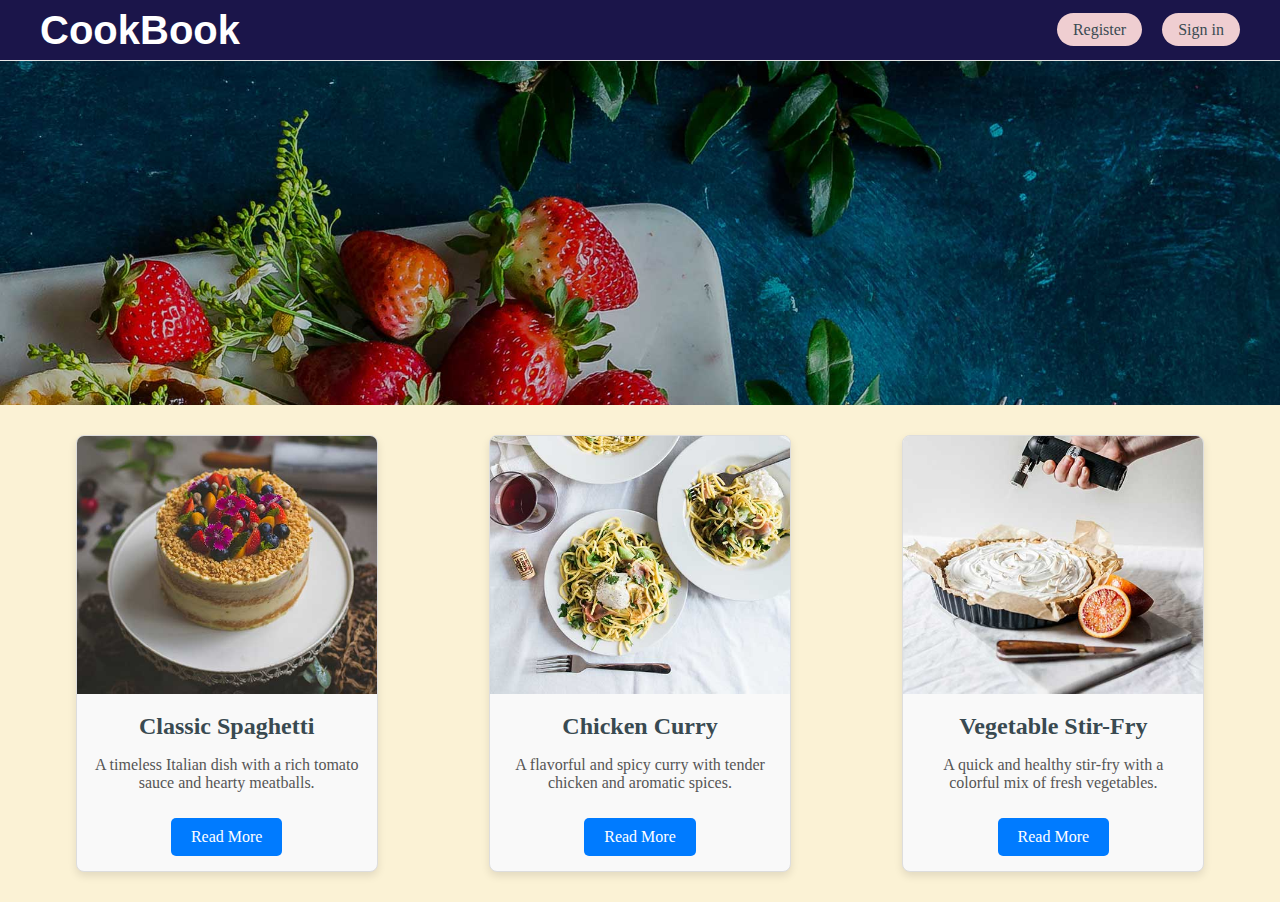
<file: index.html>
<!DOCTYPE html>
<html lang="en">
<head>
    <meta charset="UTF-8">
    <meta name="viewport" content="width=device-width, initial-scale=1.0">
    <title>CookBook - Landing Page</title>
    <link rel="stylesheet" href="css/landing.css">
    <style>
        /* Add some basic styles for the recipe cards */
        .recipe-cards {
            display: flex;
            flex-wrap: wrap;
            justify-content: space-around;
            padding: 20px;
        }

        .recipe-card {
            background: #f9f9f9;
            border: 1px solid #ddd;
            border-radius: 8px;
            box-shadow: 0 4px 8px rgba(0,0,0,0.1);
            width: 300px;
            margin: 10px;
            overflow: hidden;
            text-align: center;
        }

        .recipe-card img {
            width: 100%;
            height: auto;
        }

        .recipe-card-content {
            padding: 15px;
        }

        .recipe-card-content h3 {
            margin: 0;
            font-size: 1.5em;
        }

        .recipe-card-content p {
            color: #555;
        }

        .read-more-btn {
            display: inline-block;
            margin-top: 10px;
            padding: 10px 20px;
            font-size: 1em;
            color: #fff;
            background-color: #007bff;
            text-decoration: none;
            border-radius: 5px;
        }

        .read-more-btn:hover {
            background-color: #0056b3;
        }

    </style>
</head>
<body>
    <!-- Navbar -->
    <nav class="navbar">
        <div class="logo">
            <a href="index.html">CookBook</a>
        </div>
        <ul class="nav-links">
            <li><a href="register.html" class="nav-button">Register</a></li>
            <li><a href="login.html" class="nav-button">Sign in</a></li>
            <!-- <li><a href="register.html" class="nav-button">Get started</a></li> -->
        </ul>
    </nav>

    <!-- Hero Section -->
    <section class="hero">
        <div class="hero-content">
            <h1>CookBook</h1>
            <p>A Place to Explore, Cook, and Share Delicious Recipes.</p>
            <a href="register.html" class="start-reading-btn">Start Cooking</a>
        </div>
        <!-- <div class="hero-image">
            <img src="images/hero_img.png" alt="Hero Image">
        </div> -->
    </section>

    <!-- Recipe Cards Section -->
    <section class="recipe-cards">
        <div class="recipe-card">
            <img src="images/recipes/3.jpg" alt="Recipe 1">
            <div class="recipe-card-content">
                <h3>Classic Spaghetti</h3>
                <p>A timeless Italian dish with a rich tomato sauce and hearty meatballs.</p>
                <a href="login.html" class="read-more-btn">Read More</a>
            </div>
        </div>
        <div class="recipe-card">
            <img src="images/recipes/4.jpg" alt="Recipe 2">
            <div class="recipe-card-content">
                <h3>Chicken Curry</h3>
                <p>A flavorful and spicy curry with tender chicken and aromatic spices.</p>
                <a href="login.html" class="read-more-btn">Read More</a>
            </div>
        </div>
        <div class="recipe-card">
            <img src="images/recipes/5.jpg" alt="Recipe 3">
            <div class="recipe-card-content">
                <h3>Vegetable Stir-Fry</h3>
                <p>A quick and healthy stir-fry with a colorful mix of fresh vegetables.</p>
                <a href="login.html" class="read-more-btn">Read More</a>
            </div>
        </div>
    </section>

    <script src="javascript/landing.js"></script>
</body>
</html>
</file>
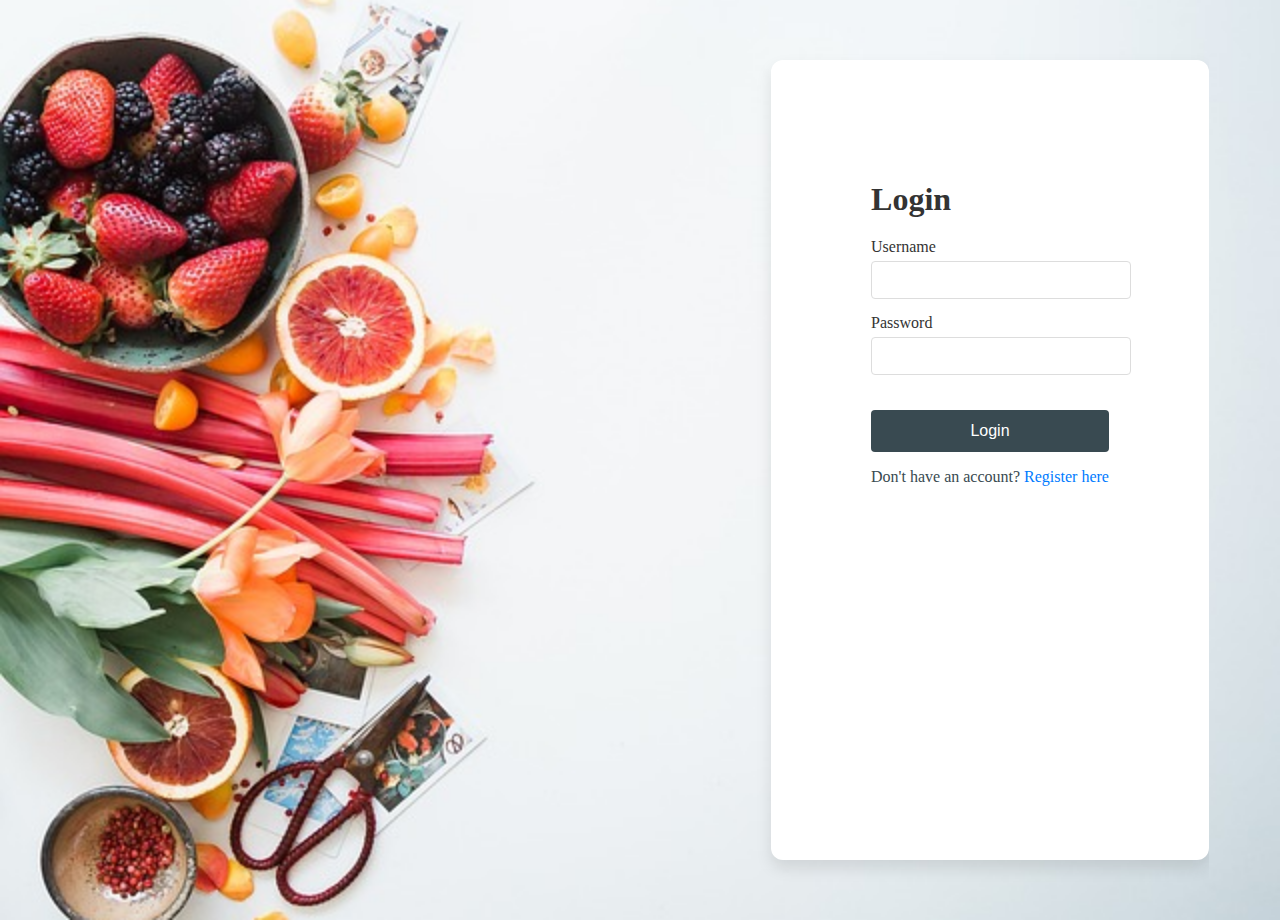
<file: CreatePost.html>
<!DOCTYPE html>
<html lang="en">
<head>
    <meta charset="UTF-8">
    <meta name="viewport" content="width=device-width, initial-scale=1.0">
    <title>Dashboard</title>
    <link rel="stylesheet" href="css/dashboard.css">
    <!-- CKEditor 5 -->
    <script src="https://cdn.ckeditor.com/ckeditor5/36.0.1/classic/ckeditor.js" id="ckeditor-script"></script>
</head>
<body>
    <!-- Navbar -->
    <div class="navbar">
        <div class="navbar-left">
            <h1 class="logo">CookBook</h1>
        </div>
        <div class="navbar-right">
            <a href="allPosts.html" class="nav-link">Home</a>
            <button class="nav-button" id="createPostButton">Create New Post</button>
            <button class="nav-button logout-button" id="logoutButton">Logout</button>
        </div>
    </div>

    <!-- Content -->
    <div class="content">
        <h2>Your Kitchen</h2>
        <div class="posts-grid" id="postsGrid">
            <!-- Posts will be displayed here -->
        </div>
    </div>

    <!-- Create Post Modal -->
    <div id="createPostModal" class="modal">
        <div class="modal-content">
            <span class="close">&times;</span>
            <h2>Create New Post</h2>
            <form id="createPostForm">
                <label for="title">Title:</label>
                <input type="text" id="title" name="title" required>

                <label for="subtitle">Subtitle:</label>
                <input type="text" id="subtitle" name="subtitle" required>

                <label for="content">Content:</label>
                <textarea id="content" name="content" style="display: none;"></textarea>

                <button type="submit">Submit</button>
                <div class="success-message" id="successMessage">Post created successfully!</div>
            </form>
        </div>
    </div>

    <!-- Script -->
    <script src="javascript/dashboard.js"></script>
</body>
</html>
</file>
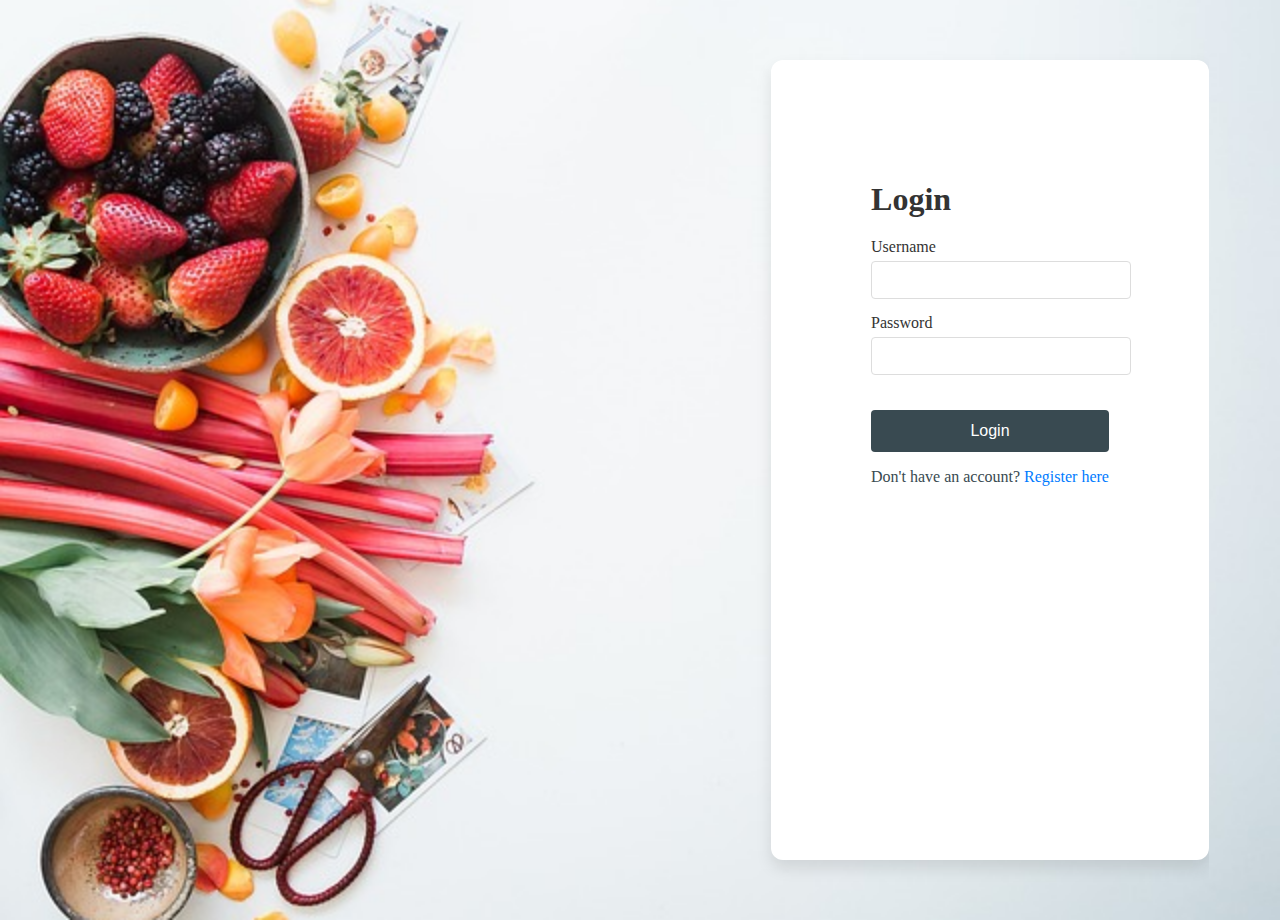
<file: login.html>
<!DOCTYPE html>
<html lang="en">
<head>
    <meta charset="UTF-8">
    <meta name="viewport" content="width=device-width, initial-scale=1.0">
    <title>Blog Reflectory - Login</title>
    <link rel="stylesheet" href="css/login.css">
</head>
<body>
    <div class="container">
        <div class="image-container">
            <!-- <img src="images\flat-lay-2583213_640.jpg" alt="Decorative Image"> Ensure the image path is correct -->
        </div>
        <div class="form-container">
            <h1>Login</h1>
            <form id="login-form">
                <div class="input-group">
                    <label for="username">Username</label>
                    <input type="text" id="username" name="username" required>
                    <small id="usernameError" class="error-message"></small>
                </div>
                <div class="input-group">
                    <label for="password">Password</label>
                    <input type="password" id="password" name="password" required>
                    <small id="passwordError" class="error-message"></small>
                </div>
                <button type="submit" class="glow-on-hover">Login</button>
            </form>
            <p>Don't have an account? <a href="register.html">Register here</a></p>
        </div>
    </div>
    <script src="javascript/login.js"></script>
</body>
</html>
</file>
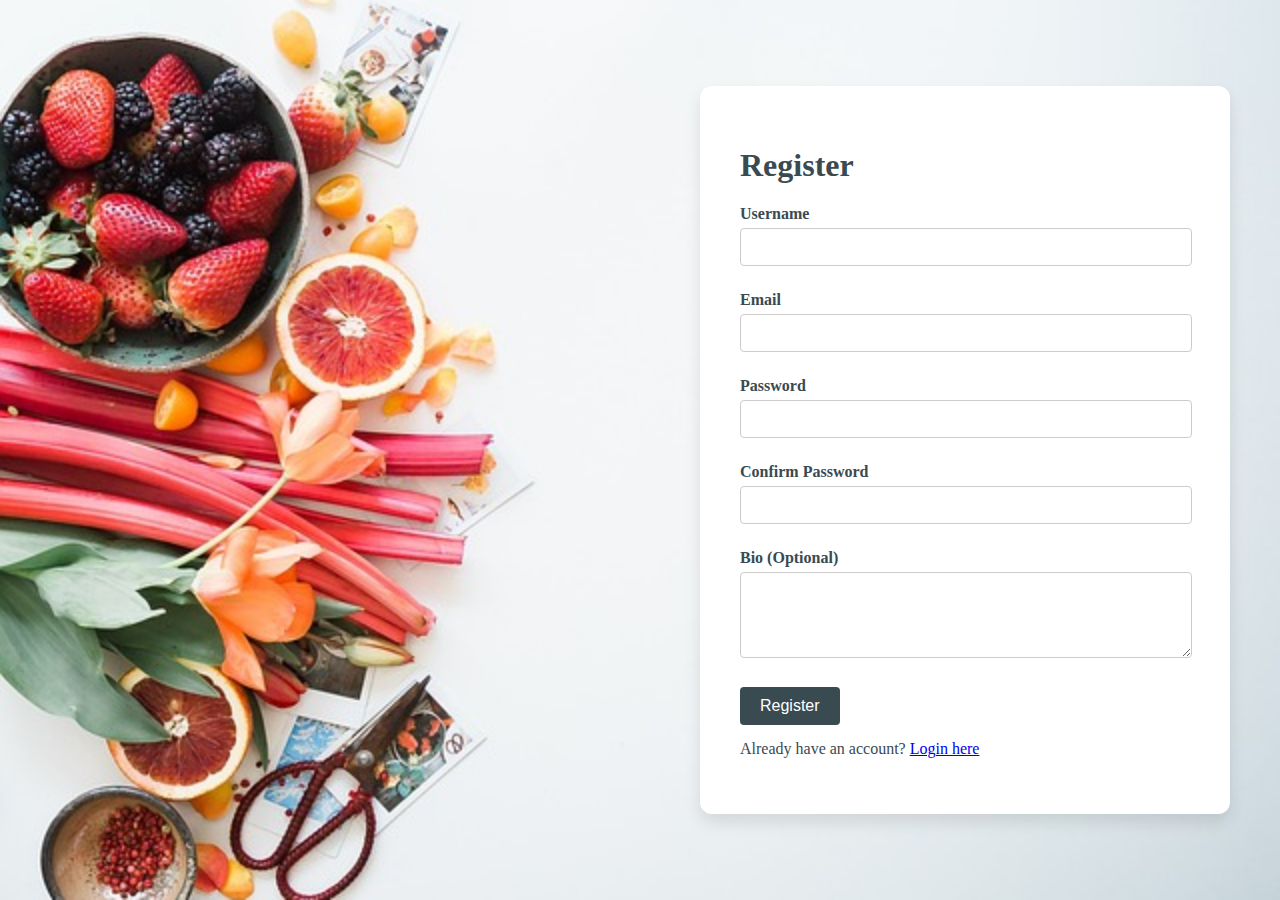
<file: register.html>
<!DOCTYPE html>
<html lang="en">
<head>
    <meta charset="UTF-8">
    <meta name="viewport" content="width=device-width, initial-scale=1.0">
    <title>Blog Reflectory - Register</title>
    <link rel="stylesheet" href="css/register.css"> <!-- Link to the external CSS file -->
</head>
<body>
    <div class="container">
        <div class="form-container">
            <h1>Register</h1>
            <form id="registerForm">
                <div class="input-group">
                    <label for="username">Username</label>
                    <input type="text" id="username" name="username" required>
                </div>
                <div class="input-group">
                    <label for="email">Email</label>
                    <input type="email" id="email" name="email" required>
                </div>
                <div class="input-group">
                    <label for="password">Password</label>
                    <input type="password" id="password" name="password" required>
                </div>
                <div class="input-group">
                    <label for="confirmPassword">Confirm Password</label>
                    <input type="password" id="confirmPassword" name="confirmPassword" required>
                </div>
                <div class="input-group">
                    <label for="bio">Bio (Optional)</label>
                    <textarea id="bio" name="bio" rows="4"></textarea>
                </div>
                <button type="submit" class="glow-button">Register</button>
            </form>
            <p class="login-link">Already have an account? <a href="/login.html">Login here</a></p>
        </div>
    </div>
    <script src="javascript/register.js"></script> <!-- Link to the external JavaScript file -->
</body>
</html>
</file>
<file: css/landing.css>
/* General Styles */
body {
    margin: 0;
    padding: 0;
    font-family: 'Georgia', serif;
    background-color: #fbf2d5; /* Use third-color for background */
    color: #394a51; /* Use first-color for text */
}

/* Navbar Styles */
.navbar {
    display: flex;
    justify-content: space-between;
    align-items: center;
    padding: 5px 40px;
    background-color: #1b154a; /* Use second-color for navbar */
    border-bottom: 1px solid #e5e5e5;
    position: relative;
    z-index: 1000;
}

.logo {
    font-family: 'Georgia', sans-serif; /* Change to your preferred font family */
    font-size: 2.5rem; /* Adjust the size as needed */
    font-weight: bold; /* Make the text bold */
    color: #fff; /* Color of the text */
}

.logo a {
    text-decoration: none; /* Remove underline from links */
    color: inherit; /* Inherit the color from .logo */
}

.nav-links {
    list-style: none;
    display: flex;
    align-items: center;
}

.nav-links li {
    margin-left: 20px;
}

.nav-links a {
    font-size: 16px;
    font-weight: 500;
    color: #394a51; /* Use first-color for text */
    background-color: #efced1; /* Use fourth-color for button background */
    padding: 8px 16px;
    border-radius: 20px;
    text-decoration: none;
    transition: background-color 0.3s, color 0.3s;
}

.nav-links a:hover {
    background-color: #394a51; /* Use first-color for hover background */
    color: #fff; /* White text on hover */
}

/* Hero Section Styles */
.hero {
    display: flex;
    justify-content: space-between;
    align-items: center;
    padding: 60px 40px;
    /* background-color: #394a51; Fallback background color */
    background-image: url('../images/slider-bg-1.jpg'); /* Path to your background image */
    background-size: cover; /* Ensure the image covers the entire section */
    background-position: center; /* Center the image */
    background-repeat: no-repeat; /* Prevent the image from repeating */
    position: relative;
    overflow: hidden;
}

/* Hero Content Styles */
.hero-content {
    max-width: 50%;
    z-index: 1;
    color: #fbf2d5; /* Use third-color for text */
    text-align: left; /* Align text to the left */
}

.hero-content h1 {
    font-size: 4rem;
    font-weight: 700;
    margin-bottom: 20px; /* Ensure there's space below the heading */
    line-height: 1.2;
    opacity: 0;
    animation: fadeInUp 1s forwards;
}

.hero-content p {
    font-size: 1.25rem;
    margin-bottom: 40px;
    opacity: 0;
    animation: fadeInUp 1s 0.5s forwards;
}

.start-reading-btn {
    background-color: #fdc57b; /* Use fourth-color for button background */
    color: #394a51; /* Use first-color for text */
    padding: 14px 28px;
    border-radius: 30px;
    font-size: 18px;
    font-weight: 500;
    opacity: 0;
    animation: fadeInUp 1s 1s forwards;
    text-decoration: none;
    transition: background-color 0.3s, color 0.3s;
}

.start-reading-btn:hover {
    background-color: #394a51; /* Use first-color for hover background */
    color: #fff; /* White text on hover */
}

/* Animations */
@keyframes fadeInUp {
    from {
        opacity: 0;
        transform: translateY(20px);
    }
    to {
        opacity: 1;
        transform: translateY(0);
    }
}

@keyframes fadeInZoom {
    from {
        opacity: 0;
        transform: scale(1.1);
    }
    to {
        opacity: 1;
        transform: scale(1);
    }
}

/* Media Queries */

/* For tablets and larger phones */
@media (max-width: 768px) {
    body {
        padding: 0 20px;
    }

    .navbar {
        flex-direction: column;
        align-items: center;
        padding: 20px;
    }

    .logo img {
        height: 100px;
    }

    .nav-links {
        flex-direction: column;
        align-items: center;
        margin-top: 20px;
        margin-right: 34px;
    }

    .nav-links li {
        margin: 10px 0;
    }

    .hero {
        flex-direction: column;
        text-align: center;
        padding: 40px 20px;
        background-size: contain; /* Adjust image size for smaller screens */
    }

    .hero-content {
        max-width: 100%;
    }

    .hero-content h1 {
        font-size: 2.5rem;
    }

    .hero-content p {
        font-size: 1rem;
    }

    .start-reading-btn {
        padding: 12px 24px;
        font-size: 16px;
    }
}

/* For small screens and mobile devices */
@media (max-width: 480px) {
    .navbar {
        padding: 0 10px;
    }

    .logo img {
        height: 80px;
    }

    .nav-links {
        margin-top: 10px;
        margin-right: 34px;
    }

    .hero-content h1 {
        font-size: 1.75rem;
    }

    .hero-content p {
        font-size: 0.875rem;
    }

    .start-reading-btn {
        padding: 10px 20px;
        font-size: 14px;
    }
}
</file>
<file: css/dashboard.css>
/* Global Styles */
body {
    font-family: 'Arial', sans-serif;
    color: #000000; /* Off White for text */
    margin: 0;
    padding: 0;
    background-color: #e0edf3; /* Deep Teal for background */
    /* max-width: 1200px; */
    margin-left: auto;
    margin-right: auto;
}

a {
    text-decoration: none;
    color: #9a8c98; /* Muted Mauve for links */
}

/* Navbar Styles */
.navbar {
    display: flex;
    justify-content: space-between;
    align-items: center;
    background-color: #1b154a; /* Slate Blue for navbar background */
    padding: 15px 30px;
    color: #eae7dc; /* Off White for text */
    border-bottom: 2px solid #2a3d45; /* Deep Teal for border */
}

.navbar-left .logo {
    font-size: 24px;
    color: #eae7dc;
    margin: 0;
}

.navbar-right {
    display: flex;
    gap: 20px;
    align-items: center;
}

.nav-link,
.nav-button {
    text-decoration: none;
    color: #eae7dc; /* Off White for text */
    background-color: #4c657e; /* Deep Teal for button background */
    padding: 8px 16px;
    border-radius: 20px;
    font-weight: bold;
    transition: background-color 0.3s ease;
    cursor: pointer;
    border: none;
}

.nav-link:hover,
.nav-button:hover {
    background-color: #4c657e; /* Slate Blue for hover */
}

/* Content and Post Card Styles */
.content {
    padding: 30px;
    max-width: 1200px;
    margin: 0 auto;
    text-align: center;
}

.posts-grid {
    display: grid;
    grid-template-columns: repeat(auto-fit, minmax(250px, 1fr));
    gap: 20px;
    margin-top: 20px;
}

.post-card {
    background-color: #ffffff;
    border-radius: 12px;
    box-shadow: 0 4px 8px rgba(0, 0, 0, 0.1);
    padding: 20px;
    transition: transform 0.2s ease, box-shadow 0.2s ease;
}

.post-card:hover {
    transform: translateY(-5px);
    box-shadow: 0 8px 16px rgba(0, 0, 0, 0.15);
}

.post-card h3 {
    font-size: 18px;
    margin-bottom: 10px;
    color: #333;
}

.post-card p {
    font-size: 14px;
    color: #666;
    margin-bottom: 20px;
}

.post-card button {
    background-color: #2a3d45; /* Deep Teal for button background */
    color: #eae7dc; /* Off White for button text */
    padding: 8px 16px;
    border: none;
    border-radius: 20px;
    font-weight: 600;
    cursor: pointer;
    transition: background-color 0.3s ease;
}

.post-card button:hover {
    background-color: #4c657e; /* Slate Blue for hover background */
}

/* Modal Styles */
.modal {
    display: none;
    position: fixed;
    z-index: 1000;
    left: 0;
    top: 0;
    width: 100%;
    height: 100%;
    overflow: auto;
    background-color: rgba(0, 0, 0, 0.5);
}

.modal-content {
    background-color: #fefefe;
    margin: 15% auto;
    padding: 20px;
    border: 1px solid #888;
    width: 80%;
    max-width: 600px;
    border-radius: 8px;
}

.close {
    color: #aaa;
    float: right;
    font-size: 28px;
    font-weight: bold;
}

.close:hover,
.close:focus {
    color: black;
    text-decoration: none;
    cursor: pointer;
}
</file>
<file: css/login.css>
body {
    margin: 0;
    padding: 10px 10px;
    font-family: 'Georgia', serif;
    background-image: url('../images/flat-lay-2583213_640.jpg');
    background-size: cover;
    background-repeat: no-repeat;
    background-attachment: fixed;
    background-position: center;
    color: #394a51;
    display: flex;
    justify-content: center; /* Centers the form container horizontally */
    align-items: center; /* Centers the form container vertically */
    height: 100vh; /* Makes the body full-height for vertical centering */
}

/* Container for the entire page */
.container {
    display: flex;
    height: 100vh; /* Full viewport height */
    overflow: hidden;
}



/* Form container styles */
.form-container {
    flex: 4; /* Increases the space the form takes up relative to other flex items */
    max-width: 600px; /* Keeps a reasonable maximum width for the form */
    display: flex;
    flex-direction: column;
    /* justify-content: left;
    align-items: center; */
    padding: 100px 100px; /* Adds more padding for a bigger form */
    margin: 50px 0 50px 700px; /* Adds margin-top and bottom, auto margin-left to push the form to the right */
    background-color: #ffffff;
    border-radius: 12px; /* Slightly increases the rounded corners */
    box-shadow: 0 8px 16px rgba(0, 0, 0, 0.1); /* Increases shadow for a more pronounced effect */
}



h1 {
    margin-bottom: 20px;
    color: #333;
}

.input-group {
    margin-bottom: 15px;
    width: 100%;
}

.input-group label {
    display: block;
    margin-bottom: 5px;
    color: #333;
}

.input-group input {
    width: 100%;
    padding: 10px;
    border: 1px solid #ddd;
    border-radius: 4px;
    font-size: 14px;
}

.error-message {
    color: red;
    font-size: 12px;
}

/* Button styles */
/* .glow-button {
    background-color: #394a51;
    color: #ffffff;
    padding: 10px 20px;
    border: none;
    border-radius: 4px;
    cursor: pointer;
    font-size: 16px;
    transition: background-color 0.3s ease;
} */

.glow-on-hover {
    background-color: #394a51;
    color: white;
    padding: 12px 20px;
    border: none;
    border-radius: 4px;
    font-size: 16px;
    cursor: pointer;
    transition: background-color 0.3s ease;
    margin-top: 20px;
    width: 100%;
}

.glow-on-hover:hover {
    background-color: #0056b3;
}

/* Link styles */
a {
    color: #007BFF;
    text-decoration: none;
}

a:hover {
    text-decoration: underline;
}
</file>
<file: css/register.css>
/* General styles */
body {
    margin: 0;
    padding: 0;
    font-family: 'Georgia', serif;
    background-image: url('../images/flat-lay-2583213_640.jpg'); /* Background image path */
    background-size: cover; /* Makes the background image cover the entire page */
    background-repeat: no-repeat; /* Prevents the image from repeating */
    background-attachment: fixed; /* Keeps the background image fixed when scrolling */
    background-position: center; /* Centers the image */
    color: #394a51;
}

/* Container styles */
.container {
    display: flex;
    flex-direction: row;
    align-items: center;
    justify-content: flex-end; /* Aligns items to the right */
    height: 100vh; /* Full viewport height */
    padding-right: 50px; /* Padding to push the form away from the right edge */
}

/* Form container styles */
.form-container {
    width: 800px; /* Defines the width of the form */
    display: flex;
    flex-direction: column;
    /* justify-content: center;
    align-items: center; */
    margin: 50px 0 50px 700px; 
    padding: 40px;
    background-color: #ffffff;
    border-radius: 12px; /* Rounded corners */
    box-shadow: 0 8px 16px rgba(0, 0, 0, 0.1); /* Adds shadow */
 /* Pushes the form to the right */
}

/* Input group styles */
.input-group {
    width: 100%;
    margin-bottom: 15px;
}

label {
    display: block;
    font-weight: bold;
    margin-bottom: 5px;
}

input, textarea {
    width: calc(100% - 20px);
    padding: 10px;
    margin-bottom: 10px;
    border: 1px solid #ccc;
    border-radius: 4px;
    font-family: 'Georgia', serif;
    font-size: 14px;
}

/* Button styles */
.glow-button {
    background-color: #394a51;
    color: #ffffff;
    padding: 10px 20px;
    border: none;
    border-radius: 4px;
    cursor: pointer;
    font-size: 16px;
    transition: background-color 0.3s ease;
}

.glow-button:hover {
    background-color: #2c3a40;
}

.login-link {
    margin-top: 15px;
}
</file>
